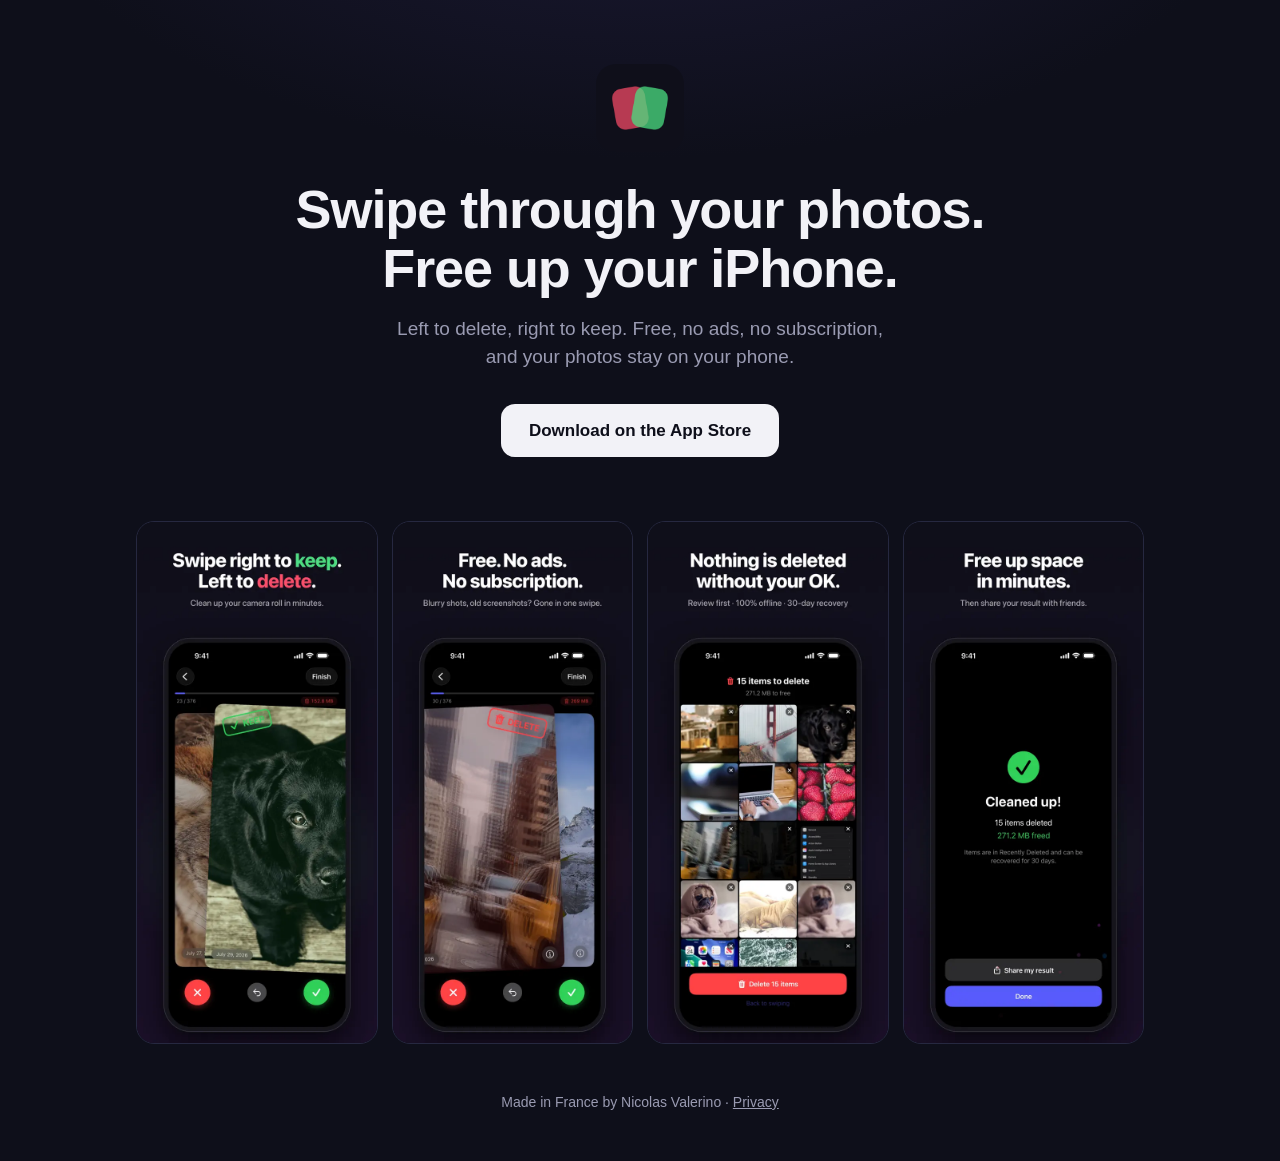
<file: index.html>
<!doctype html>
<html lang="en">
<head>
<meta charset="utf-8">
<meta name="viewport" content="width=device-width, initial-scale=1">
<script>(function(){var s=["fr", "de", "es", "it", "pt", "ja", "ko", "zh"],q=/[?&]lang=([a-z]+)/.exec(location.search),l=q?[q[1]]:(navigator.languages||[navigator.language||""]);for(var i=0;i<l.length;i++){var c=String(l[i]).toLowerCase().split("-")[0];if(c==="en")return;if(s.indexOf(c)>-1){location.replace(c+"/");return}}})();</script>
<title>Swiped: free photo cleaner for iPhone</title>
<meta name="description" content="Swipe left to delete, right to keep. A free photo cleaner for iPhone and iPad, with no ads and no subscription. Your photos never leave your phone.">
<link rel="canonical" href="https://nicovlr.github.io/swiped/">
<link rel="alternate" hreflang="en" href="https://nicovlr.github.io/swiped/">
<link rel="alternate" hreflang="fr" href="https://nicovlr.github.io/swiped/fr/">
<link rel="alternate" hreflang="de" href="https://nicovlr.github.io/swiped/de/">
<link rel="alternate" hreflang="es" href="https://nicovlr.github.io/swiped/es/">
<link rel="alternate" hreflang="it" href="https://nicovlr.github.io/swiped/it/">
<link rel="alternate" hreflang="pt" href="https://nicovlr.github.io/swiped/pt/">
<link rel="alternate" hreflang="ja" href="https://nicovlr.github.io/swiped/ja/">
<link rel="alternate" hreflang="ko" href="https://nicovlr.github.io/swiped/ko/">
<link rel="alternate" hreflang="zh" href="https://nicovlr.github.io/swiped/zh/">
<link rel="alternate" hreflang="x-default" href="https://nicovlr.github.io/swiped/">
<meta name="apple-itunes-app" content="app-id=6761209879">
<meta property="og:type" content="website">
<meta property="og:title" content="Swiped: free photo cleaner for iPhone">
<meta property="og:description" content="Swipe left to delete, right to keep. A free photo cleaner for iPhone and iPad, with no ads and no subscription. Your photos never leave your phone.">
<meta property="og:url" content="https://nicovlr.github.io/swiped/">
<meta property="og:image" content="https://nicovlr.github.io/swiped/img/shots/en_1_swipe_keep.webp">
<meta name="theme-color" content="#0e0f1a">
<link rel="icon" href="img/favicon.png">
<link rel="apple-touch-icon" href="img/apple-touch-icon.png">
<link rel="stylesheet" href="style.css">
<script type="application/ld+json">{"@context": "https://schema.org", "@type": "MobileApplication", "name": "Swiped", "alternateName": "Swiped: Photo & Video Cleaner", "url": "https://nicovlr.github.io/swiped/", "description": "Swipe left to delete, right to keep. A free photo cleaner for iPhone and iPad, with no ads and no subscription. Your photos never leave your phone.", "operatingSystem": "iOS 16.0 or later", "applicationCategory": "MultimediaApplication", "installUrl": "https://apps.apple.com/app/id6761209879", "image": "https://nicovlr.github.io/swiped/img/icon-512.png", "offers": {"@type": "Offer", "price": "0", "priceCurrency": "USD"}, "author": {"@type": "Person", "name": "Nicolas Valerino"}, "sameAs": ["https://apps.apple.com/app/id6761209879", "https://www.instagram.com/swiped.app/"]}</script>
</head>
<body>
<main>
  <img class=icon src="img/icon-512.png" alt="Swiped" width="88" height="88">
  <h1>Swipe through your photos.<br>Free up your iPhone.</h1>
  <p class=sub>Left to delete, right to keep. Free, no ads, no subscription, and your photos stay on your phone.</p>
  <a class=store href="https://apps.apple.com/app/apple-store/id6761209879?pt=128690377&amp;ct=site&amp;mt=8">Download on the App Store</a>
  <div class=shots>
<img src="img/shots/en_1_swipe_keep.webp" alt="Swipe right to keep a photo" width="600" height="1304" loading="eager">
<img src="img/shots/en_2_swipe_delete.webp" alt="Swipe left to delete a photo" width="600" height="1304" loading="eager">
<img src="img/shots/en_4_review.webp" alt="Review before deleting" width="600" height="1304" loading="lazy">
<img src="img/shots/en_3_result.webp" alt="Space freed" width="600" height="1304" loading="lazy">
  </div>
</main>
<footer>Made in France by Nicolas Valerino · <a href="https://nicovlr.github.io/swipik-privacy/">Privacy</a></footer>
</body>
</html>
</file>
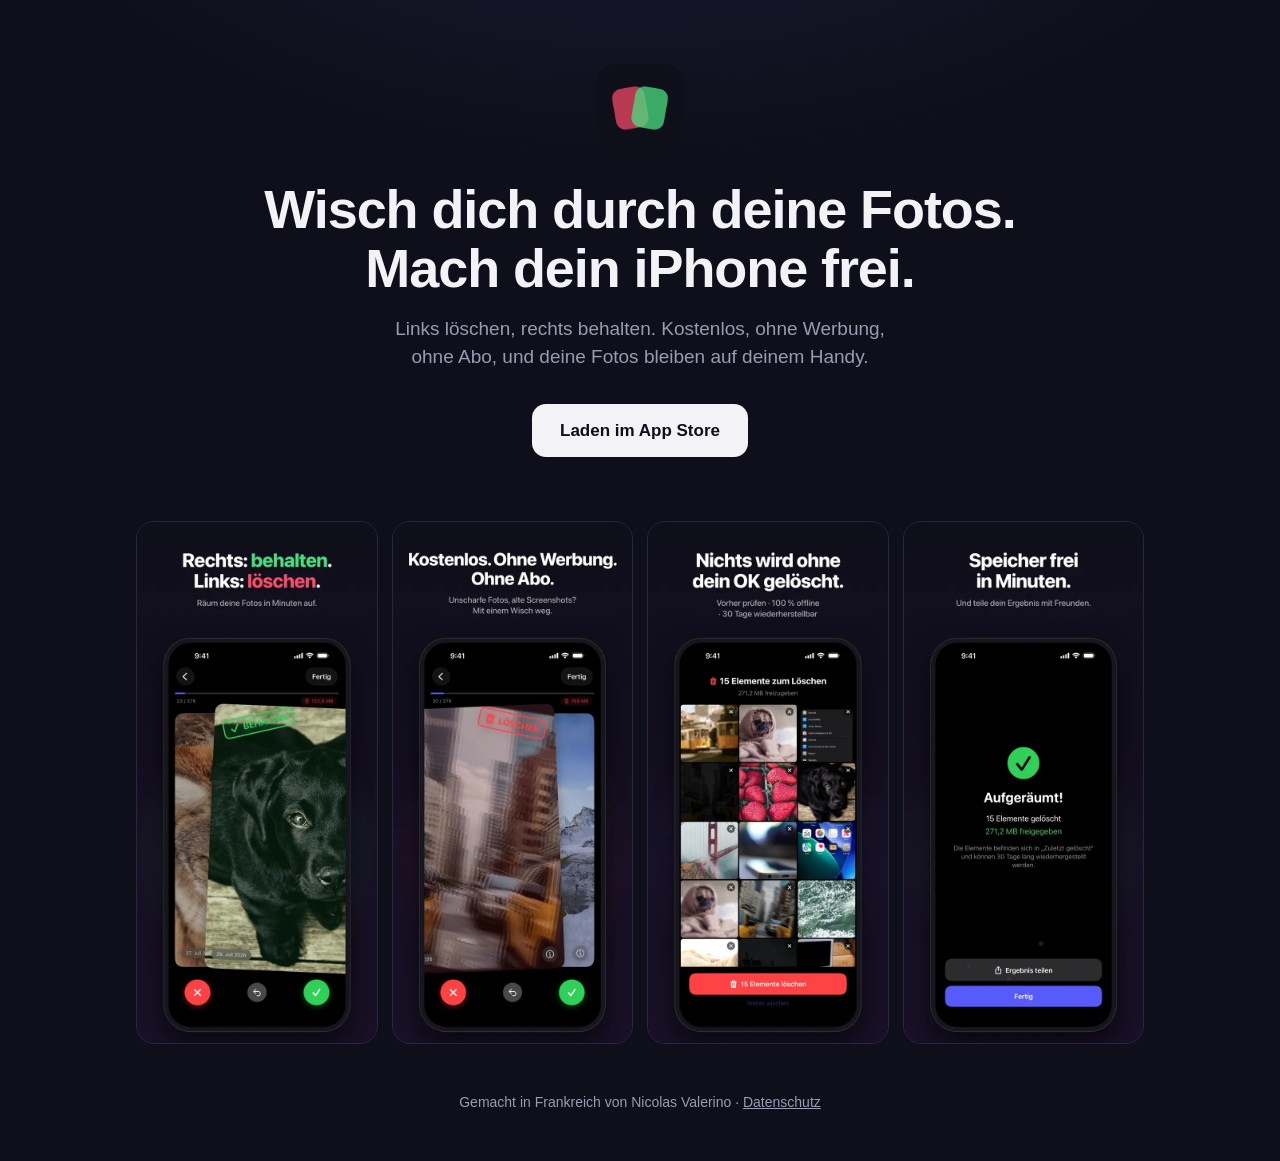
<file: de/index.html>
<!doctype html>
<html lang="de">
<head>
<meta charset="utf-8">
<meta name="viewport" content="width=device-width, initial-scale=1">

<title>Swiped: iPhone-Fotos kostenlos aufräumen</title>
<meta name="description" content="Nach links wischen zum Löschen, nach rechts zum Behalten. Kostenlos für iPhone und iPad, ohne Werbung und ohne Abo. Deine Fotos verlassen nie dein Handy.">
<link rel="canonical" href="https://nicovlr.github.io/swiped/de/">
<link rel="alternate" hreflang="en" href="https://nicovlr.github.io/swiped/">
<link rel="alternate" hreflang="fr" href="https://nicovlr.github.io/swiped/fr/">
<link rel="alternate" hreflang="de" href="https://nicovlr.github.io/swiped/de/">
<link rel="alternate" hreflang="es" href="https://nicovlr.github.io/swiped/es/">
<link rel="alternate" hreflang="it" href="https://nicovlr.github.io/swiped/it/">
<link rel="alternate" hreflang="pt" href="https://nicovlr.github.io/swiped/pt/">
<link rel="alternate" hreflang="ja" href="https://nicovlr.github.io/swiped/ja/">
<link rel="alternate" hreflang="ko" href="https://nicovlr.github.io/swiped/ko/">
<link rel="alternate" hreflang="zh" href="https://nicovlr.github.io/swiped/zh/">
<link rel="alternate" hreflang="x-default" href="https://nicovlr.github.io/swiped/">
<meta name="apple-itunes-app" content="app-id=6761209879">
<meta property="og:type" content="website">
<meta property="og:title" content="Swiped: iPhone-Fotos kostenlos aufräumen">
<meta property="og:description" content="Nach links wischen zum Löschen, nach rechts zum Behalten. Kostenlos für iPhone und iPad, ohne Werbung und ohne Abo. Deine Fotos verlassen nie dein Handy.">
<meta property="og:url" content="https://nicovlr.github.io/swiped/de/">
<meta property="og:image" content="https://nicovlr.github.io/swiped/img/shots/de_1_swipe_keep.webp">
<meta name="theme-color" content="#0e0f1a">
<link rel="icon" href="../img/favicon.png">
<link rel="apple-touch-icon" href="../img/apple-touch-icon.png">
<link rel="stylesheet" href="../style.css">
<script type="application/ld+json">{"@context": "https://schema.org", "@type": "MobileApplication", "name": "Swiped", "alternateName": "Swiped: Fotos aufräumen", "url": "https://nicovlr.github.io/swiped/de/", "description": "Nach links wischen zum Löschen, nach rechts zum Behalten. Kostenlos für iPhone und iPad, ohne Werbung und ohne Abo. Deine Fotos verlassen nie dein Handy.", "operatingSystem": "iOS 16.0 or later", "applicationCategory": "MultimediaApplication", "installUrl": "https://apps.apple.com/app/id6761209879", "image": "https://nicovlr.github.io/swiped/img/icon-512.png", "offers": {"@type": "Offer", "price": "0", "priceCurrency": "USD"}, "author": {"@type": "Person", "name": "Nicolas Valerino"}, "sameAs": ["https://apps.apple.com/app/id6761209879", "https://www.instagram.com/swiped.app/"]}</script>
</head>
<body>
<main>
  <img class=icon src="../img/icon-512.png" alt="Swiped" width="88" height="88">
  <h1>Wisch dich durch deine Fotos.<br>Mach dein iPhone frei.</h1>
  <p class=sub>Links löschen, rechts behalten. Kostenlos, ohne Werbung, ohne Abo, und deine Fotos bleiben auf deinem Handy.</p>
  <a class=store href="https://apps.apple.com/app/apple-store/id6761209879?pt=128690377&amp;ct=site&amp;mt=8">Laden im App Store</a>
  <div class=shots>
<img src="../img/shots/de_1_swipe_keep.webp" alt="Nach rechts wischen zum Behalten" width="600" height="1304" loading="eager">
<img src="../img/shots/de_2_swipe_delete.webp" alt="Nach links wischen zum Löschen" width="600" height="1304" loading="eager">
<img src="../img/shots/de_4_review.webp" alt="Vor dem Löschen prüfen" width="600" height="1304" loading="lazy">
<img src="../img/shots/de_3_result.webp" alt="Freier Speicher" width="600" height="1304" loading="lazy">
  </div>
</main>
<footer>Gemacht in Frankreich von Nicolas Valerino · <a href="https://nicovlr.github.io/swipik-privacy/">Datenschutz</a></footer>
</body>
</html>
</file>
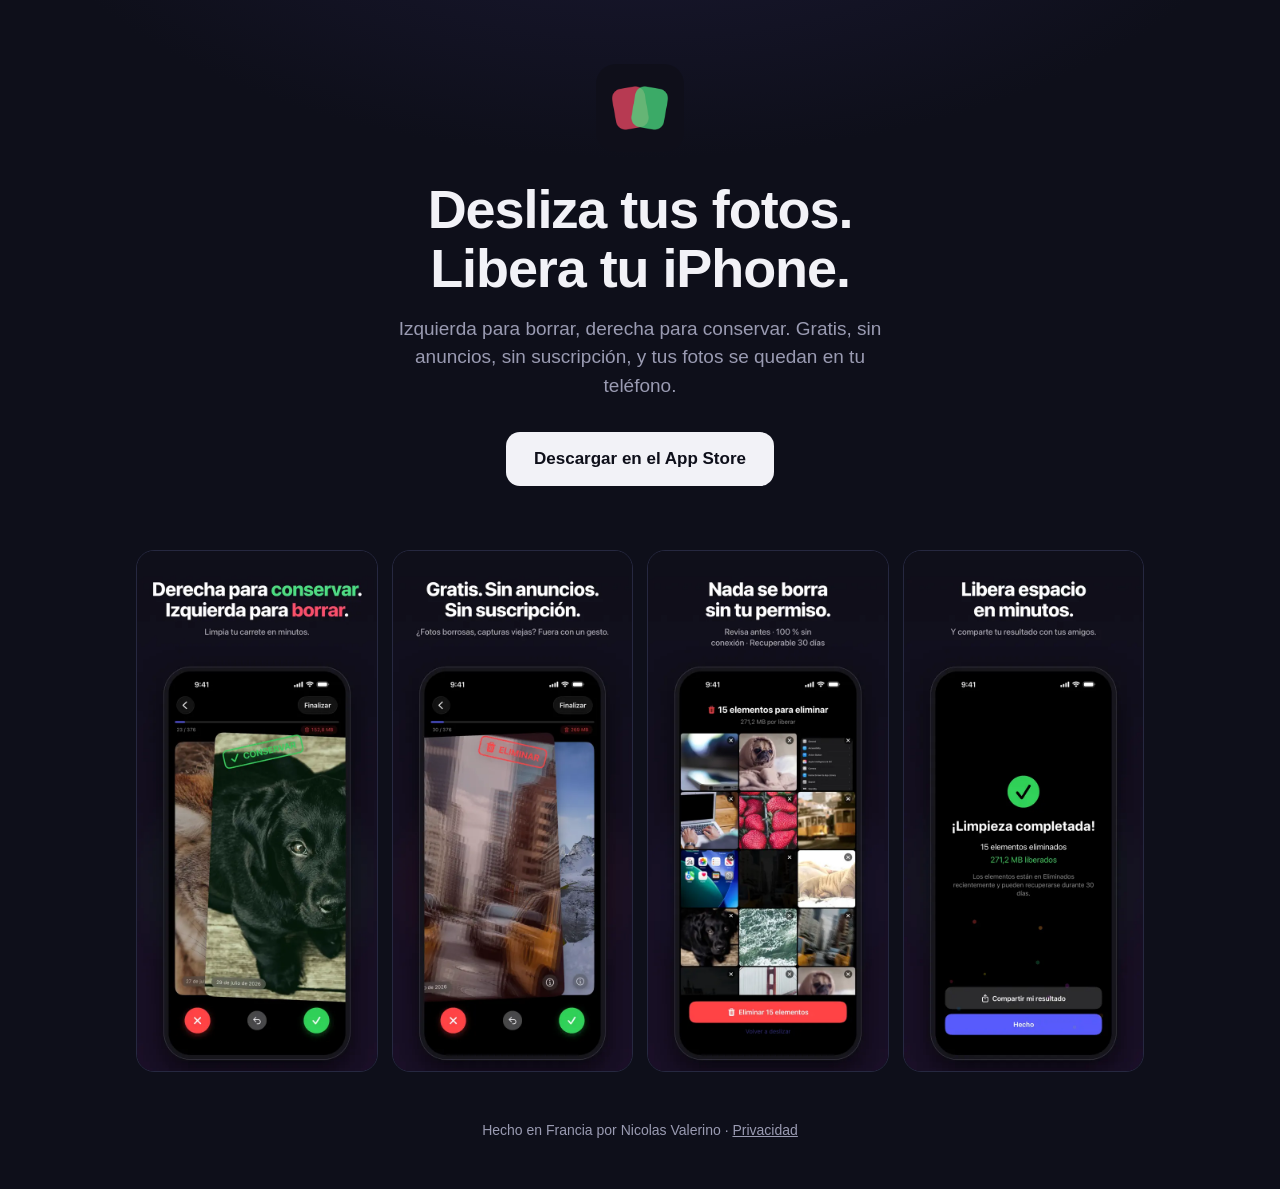
<file: es/index.html>
<!doctype html>
<html lang="es">
<head>
<meta charset="utf-8">
<meta name="viewport" content="width=device-width, initial-scale=1">

<title>Swiped: limpia las fotos de tu iPhone gratis</title>
<meta name="description" content="Desliza a la izquierda para borrar y a la derecha para conservar. Gratis para iPhone y iPad, sin anuncios ni suscripción. Tus fotos nunca salen de tu teléfono.">
<link rel="canonical" href="https://nicovlr.github.io/swiped/es/">
<link rel="alternate" hreflang="en" href="https://nicovlr.github.io/swiped/">
<link rel="alternate" hreflang="fr" href="https://nicovlr.github.io/swiped/fr/">
<link rel="alternate" hreflang="de" href="https://nicovlr.github.io/swiped/de/">
<link rel="alternate" hreflang="es" href="https://nicovlr.github.io/swiped/es/">
<link rel="alternate" hreflang="it" href="https://nicovlr.github.io/swiped/it/">
<link rel="alternate" hreflang="pt" href="https://nicovlr.github.io/swiped/pt/">
<link rel="alternate" hreflang="ja" href="https://nicovlr.github.io/swiped/ja/">
<link rel="alternate" hreflang="ko" href="https://nicovlr.github.io/swiped/ko/">
<link rel="alternate" hreflang="zh" href="https://nicovlr.github.io/swiped/zh/">
<link rel="alternate" hreflang="x-default" href="https://nicovlr.github.io/swiped/">
<meta name="apple-itunes-app" content="app-id=6761209879">
<meta property="og:type" content="website">
<meta property="og:title" content="Swiped: limpia las fotos de tu iPhone gratis">
<meta property="og:description" content="Desliza a la izquierda para borrar y a la derecha para conservar. Gratis para iPhone y iPad, sin anuncios ni suscripción. Tus fotos nunca salen de tu teléfono.">
<meta property="og:url" content="https://nicovlr.github.io/swiped/es/">
<meta property="og:image" content="https://nicovlr.github.io/swiped/img/shots/es_1_swipe_keep.webp">
<meta name="theme-color" content="#0e0f1a">
<link rel="icon" href="../img/favicon.png">
<link rel="apple-touch-icon" href="../img/apple-touch-icon.png">
<link rel="stylesheet" href="../style.css">
<script type="application/ld+json">{"@context": "https://schema.org", "@type": "MobileApplication", "name": "Swiped", "alternateName": "Swiped: Limpiar Fotos", "url": "https://nicovlr.github.io/swiped/es/", "description": "Desliza a la izquierda para borrar y a la derecha para conservar. Gratis para iPhone y iPad, sin anuncios ni suscripción. Tus fotos nunca salen de tu teléfono.", "operatingSystem": "iOS 16.0 or later", "applicationCategory": "MultimediaApplication", "installUrl": "https://apps.apple.com/app/id6761209879", "image": "https://nicovlr.github.io/swiped/img/icon-512.png", "offers": {"@type": "Offer", "price": "0", "priceCurrency": "USD"}, "author": {"@type": "Person", "name": "Nicolas Valerino"}, "sameAs": ["https://apps.apple.com/app/id6761209879", "https://www.instagram.com/swiped.app/"]}</script>
</head>
<body>
<main>
  <img class=icon src="../img/icon-512.png" alt="Swiped" width="88" height="88">
  <h1>Desliza tus fotos.<br>Libera tu iPhone.</h1>
  <p class=sub>Izquierda para borrar, derecha para conservar. Gratis, sin anuncios, sin suscripción, y tus fotos se quedan en tu teléfono.</p>
  <a class=store href="https://apps.apple.com/app/apple-store/id6761209879?pt=128690377&amp;ct=site&amp;mt=8">Descargar en el App Store</a>
  <div class=shots>
<img src="../img/shots/es_1_swipe_keep.webp" alt="Desliza a la derecha para conservar" width="600" height="1304" loading="eager">
<img src="../img/shots/es_2_swipe_delete.webp" alt="Desliza a la izquierda para borrar" width="600" height="1304" loading="eager">
<img src="../img/shots/es_4_review.webp" alt="Revisa antes de borrar" width="600" height="1304" loading="lazy">
<img src="../img/shots/es_3_result.webp" alt="Espacio liberado" width="600" height="1304" loading="lazy">
  </div>
</main>
<footer>Hecho en Francia por Nicolas Valerino · <a href="https://nicovlr.github.io/swipik-privacy/">Privacidad</a></footer>
</body>
</html>
</file>
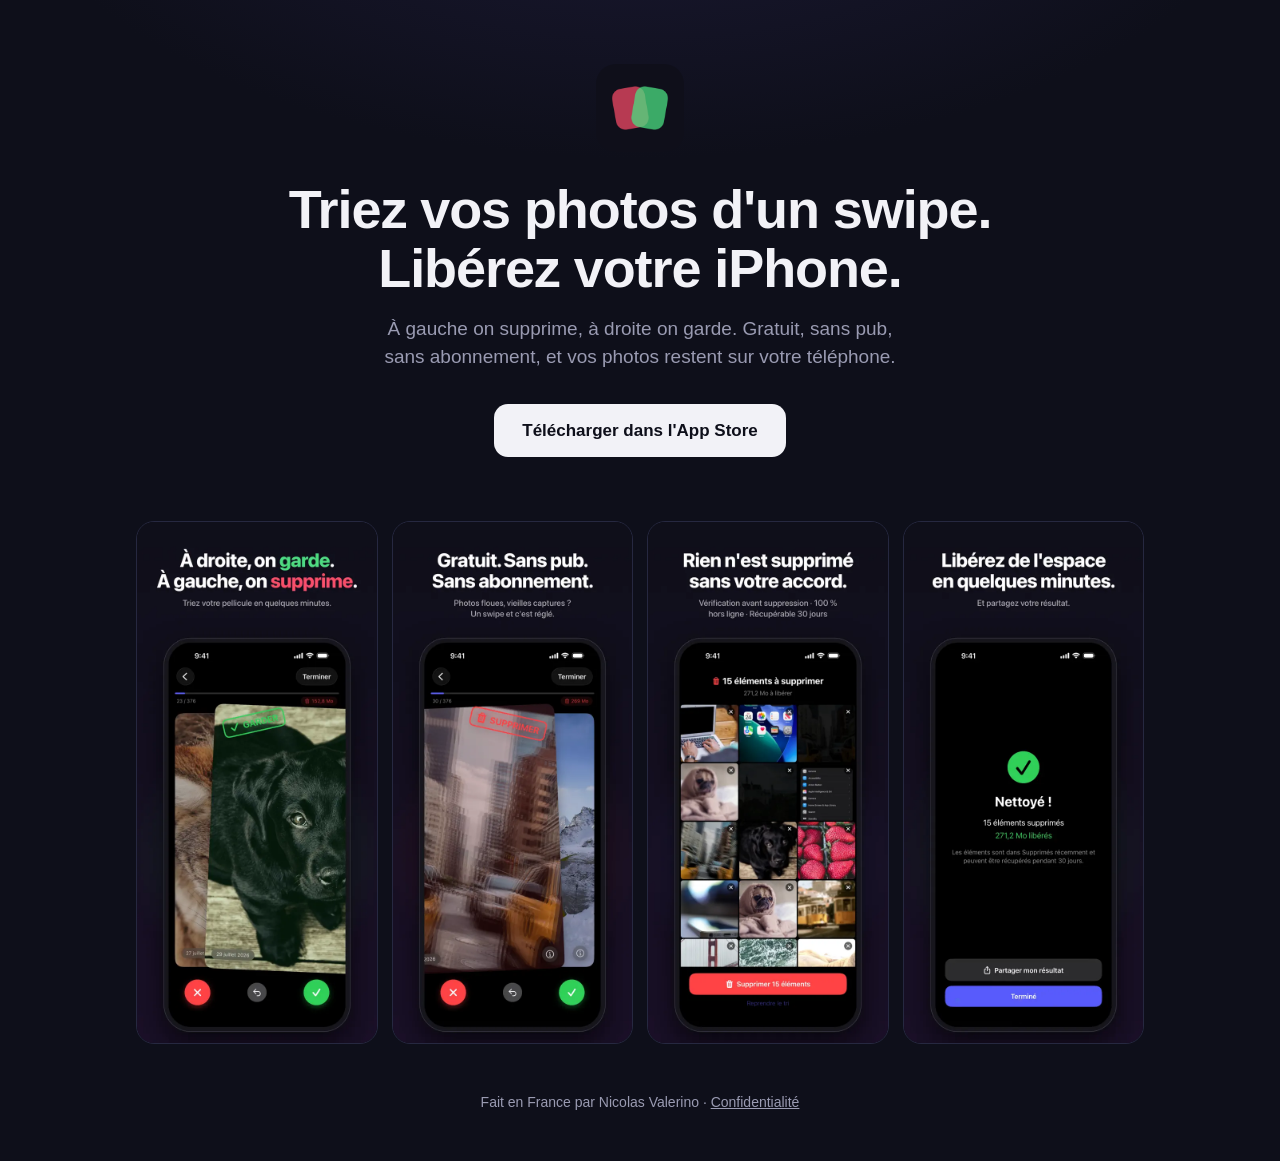
<file: fr/index.html>
<!doctype html>
<html lang="fr">
<head>
<meta charset="utf-8">
<meta name="viewport" content="width=device-width, initial-scale=1">

<title>Swiped : trier ses photos iPhone, gratuitement</title>
<meta name="description" content="Swipez à gauche pour supprimer, à droite pour garder. Une app gratuite pour trier ses photos sur iPhone et iPad, sans pub ni abonnement. Vos photos ne quittent jamais votre téléphone.">
<link rel="canonical" href="https://nicovlr.github.io/swiped/fr/">
<link rel="alternate" hreflang="en" href="https://nicovlr.github.io/swiped/">
<link rel="alternate" hreflang="fr" href="https://nicovlr.github.io/swiped/fr/">
<link rel="alternate" hreflang="de" href="https://nicovlr.github.io/swiped/de/">
<link rel="alternate" hreflang="es" href="https://nicovlr.github.io/swiped/es/">
<link rel="alternate" hreflang="it" href="https://nicovlr.github.io/swiped/it/">
<link rel="alternate" hreflang="pt" href="https://nicovlr.github.io/swiped/pt/">
<link rel="alternate" hreflang="ja" href="https://nicovlr.github.io/swiped/ja/">
<link rel="alternate" hreflang="ko" href="https://nicovlr.github.io/swiped/ko/">
<link rel="alternate" hreflang="zh" href="https://nicovlr.github.io/swiped/zh/">
<link rel="alternate" hreflang="x-default" href="https://nicovlr.github.io/swiped/">
<meta name="apple-itunes-app" content="app-id=6761209879">
<meta property="og:type" content="website">
<meta property="og:title" content="Swiped : trier ses photos iPhone, gratuitement">
<meta property="og:description" content="Swipez à gauche pour supprimer, à droite pour garder. Une app gratuite pour trier ses photos sur iPhone et iPad, sans pub ni abonnement. Vos photos ne quittent jamais votre téléphone.">
<meta property="og:url" content="https://nicovlr.github.io/swiped/fr/">
<meta property="og:image" content="https://nicovlr.github.io/swiped/img/shots/fr_1_swipe_keep.webp">
<meta name="theme-color" content="#0e0f1a">
<link rel="icon" href="../img/favicon.png">
<link rel="apple-touch-icon" href="../img/apple-touch-icon.png">
<link rel="stylesheet" href="../style.css">
<script type="application/ld+json">{"@context": "https://schema.org", "@type": "MobileApplication", "name": "Swiped", "alternateName": "Swiped : Nettoyer ses photos", "url": "https://nicovlr.github.io/swiped/fr/", "description": "Swipez à gauche pour supprimer, à droite pour garder. Une app gratuite pour trier ses photos sur iPhone et iPad, sans pub ni abonnement. Vos photos ne quittent jamais votre téléphone.", "operatingSystem": "iOS 16.0 or later", "applicationCategory": "MultimediaApplication", "installUrl": "https://apps.apple.com/app/id6761209879", "image": "https://nicovlr.github.io/swiped/img/icon-512.png", "offers": {"@type": "Offer", "price": "0", "priceCurrency": "USD"}, "author": {"@type": "Person", "name": "Nicolas Valerino"}, "sameAs": ["https://apps.apple.com/app/id6761209879", "https://www.instagram.com/swiped.app/"]}</script>
</head>
<body>
<main>
  <img class=icon src="../img/icon-512.png" alt="Swiped" width="88" height="88">
  <h1>Triez vos photos d'un swipe.<br>Libérez votre iPhone.</h1>
  <p class=sub>À gauche on supprime, à droite on garde. Gratuit, sans pub, sans abonnement, et vos photos restent sur votre téléphone.</p>
  <a class=store href="https://apps.apple.com/app/apple-store/id6761209879?pt=128690377&amp;ct=site&amp;mt=8">Télécharger dans l&#x27;App Store</a>
  <div class=shots>
<img src="../img/shots/fr_1_swipe_keep.webp" alt="Swipez à droite pour garder" width="600" height="1304" loading="eager">
<img src="../img/shots/fr_2_swipe_delete.webp" alt="Swipez à gauche pour supprimer" width="600" height="1304" loading="eager">
<img src="../img/shots/fr_4_review.webp" alt="Vérifiez avant de supprimer" width="600" height="1304" loading="lazy">
<img src="../img/shots/fr_3_result.webp" alt="Espace libéré" width="600" height="1304" loading="lazy">
  </div>
</main>
<footer>Fait en France par Nicolas Valerino · <a href="https://nicovlr.github.io/swipik-privacy/">Confidentialité</a></footer>
</body>
</html>
</file>
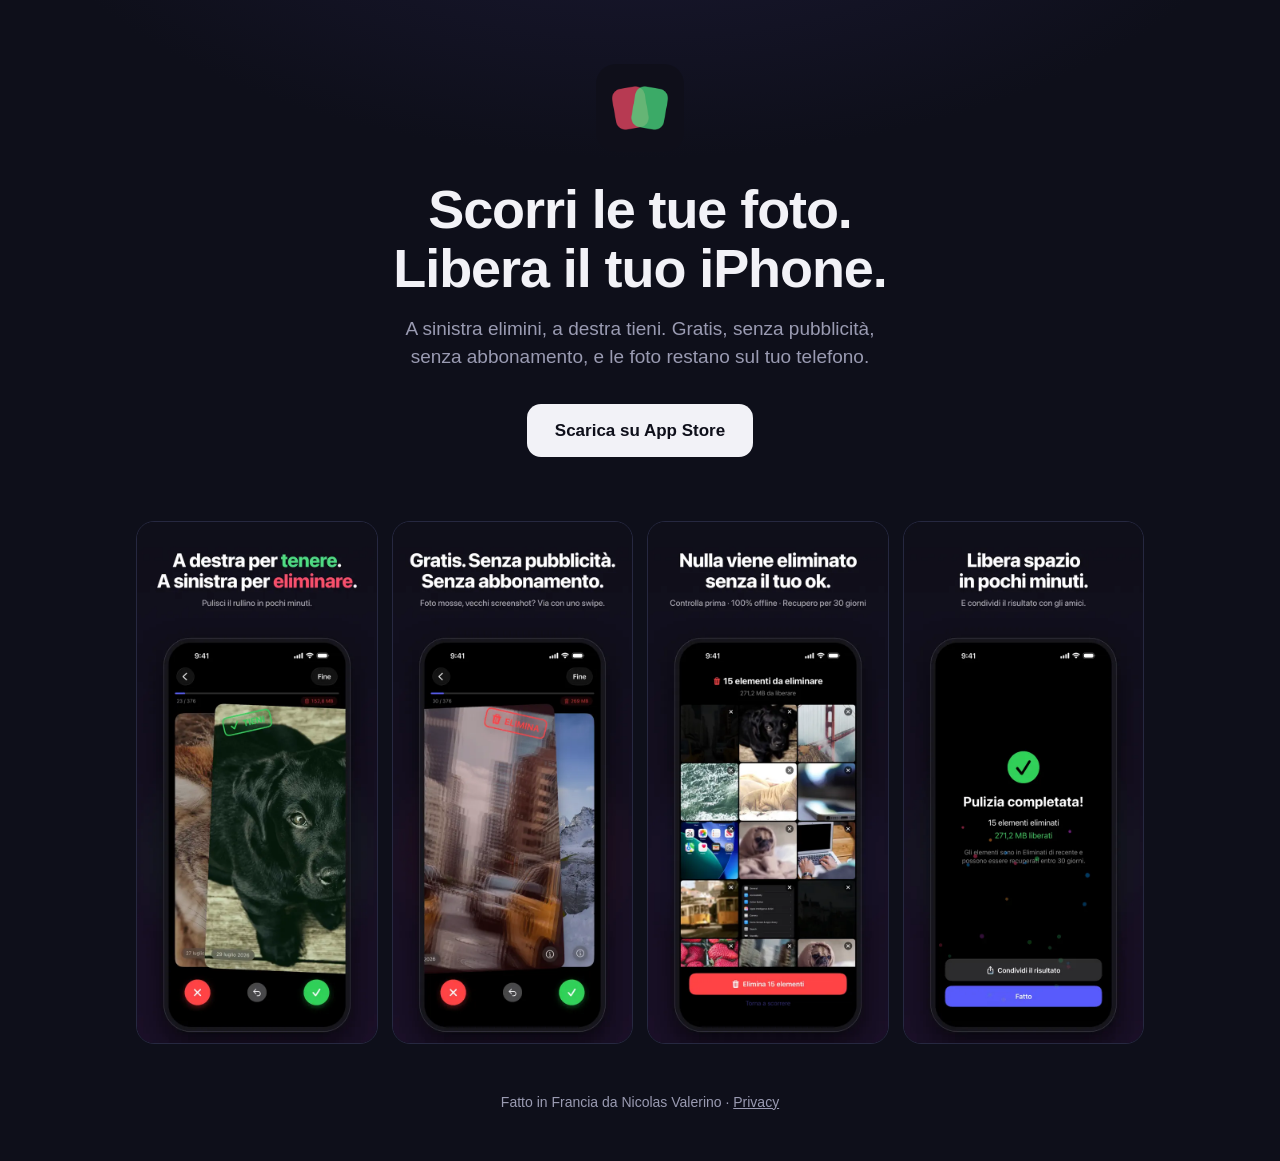
<file: it/index.html>
<!doctype html>
<html lang="it">
<head>
<meta charset="utf-8">
<meta name="viewport" content="width=device-width, initial-scale=1">

<title>Swiped: pulisci le foto dell&#x27;iPhone gratis</title>
<meta name="description" content="Swipe a sinistra per eliminare, a destra per tenere. Gratis per iPhone e iPad, senza pubblicità né abbonamento. Le tue foto non lasciano mai il telefono.">
<link rel="canonical" href="https://nicovlr.github.io/swiped/it/">
<link rel="alternate" hreflang="en" href="https://nicovlr.github.io/swiped/">
<link rel="alternate" hreflang="fr" href="https://nicovlr.github.io/swiped/fr/">
<link rel="alternate" hreflang="de" href="https://nicovlr.github.io/swiped/de/">
<link rel="alternate" hreflang="es" href="https://nicovlr.github.io/swiped/es/">
<link rel="alternate" hreflang="it" href="https://nicovlr.github.io/swiped/it/">
<link rel="alternate" hreflang="pt" href="https://nicovlr.github.io/swiped/pt/">
<link rel="alternate" hreflang="ja" href="https://nicovlr.github.io/swiped/ja/">
<link rel="alternate" hreflang="ko" href="https://nicovlr.github.io/swiped/ko/">
<link rel="alternate" hreflang="zh" href="https://nicovlr.github.io/swiped/zh/">
<link rel="alternate" hreflang="x-default" href="https://nicovlr.github.io/swiped/">
<meta name="apple-itunes-app" content="app-id=6761209879">
<meta property="og:type" content="website">
<meta property="og:title" content="Swiped: pulisci le foto dell&#x27;iPhone gratis">
<meta property="og:description" content="Swipe a sinistra per eliminare, a destra per tenere. Gratis per iPhone e iPad, senza pubblicità né abbonamento. Le tue foto non lasciano mai il telefono.">
<meta property="og:url" content="https://nicovlr.github.io/swiped/it/">
<meta property="og:image" content="https://nicovlr.github.io/swiped/img/shots/it_1_swipe_keep.webp">
<meta name="theme-color" content="#0e0f1a">
<link rel="icon" href="../img/favicon.png">
<link rel="apple-touch-icon" href="../img/apple-touch-icon.png">
<link rel="stylesheet" href="../style.css">
<script type="application/ld+json">{"@context": "https://schema.org", "@type": "MobileApplication", "name": "Swiped", "alternateName": "Swiped: Pulizia Foto", "url": "https://nicovlr.github.io/swiped/it/", "description": "Swipe a sinistra per eliminare, a destra per tenere. Gratis per iPhone e iPad, senza pubblicità né abbonamento. Le tue foto non lasciano mai il telefono.", "operatingSystem": "iOS 16.0 or later", "applicationCategory": "MultimediaApplication", "installUrl": "https://apps.apple.com/app/id6761209879", "image": "https://nicovlr.github.io/swiped/img/icon-512.png", "offers": {"@type": "Offer", "price": "0", "priceCurrency": "USD"}, "author": {"@type": "Person", "name": "Nicolas Valerino"}, "sameAs": ["https://apps.apple.com/app/id6761209879", "https://www.instagram.com/swiped.app/"]}</script>
</head>
<body>
<main>
  <img class=icon src="../img/icon-512.png" alt="Swiped" width="88" height="88">
  <h1>Scorri le tue foto.<br>Libera il tuo iPhone.</h1>
  <p class=sub>A sinistra elimini, a destra tieni. Gratis, senza pubblicità, senza abbonamento, e le foto restano sul tuo telefono.</p>
  <a class=store href="https://apps.apple.com/app/apple-store/id6761209879?pt=128690377&amp;ct=site&amp;mt=8">Scarica su App Store</a>
  <div class=shots>
<img src="../img/shots/it_1_swipe_keep.webp" alt="Swipe a destra per tenere" width="600" height="1304" loading="eager">
<img src="../img/shots/it_2_swipe_delete.webp" alt="Swipe a sinistra per eliminare" width="600" height="1304" loading="eager">
<img src="../img/shots/it_4_review.webp" alt="Controlla prima di eliminare" width="600" height="1304" loading="lazy">
<img src="../img/shots/it_3_result.webp" alt="Spazio liberato" width="600" height="1304" loading="lazy">
  </div>
</main>
<footer>Fatto in Francia da Nicolas Valerino · <a href="https://nicovlr.github.io/swipik-privacy/">Privacy</a></footer>
</body>
</html>
</file>
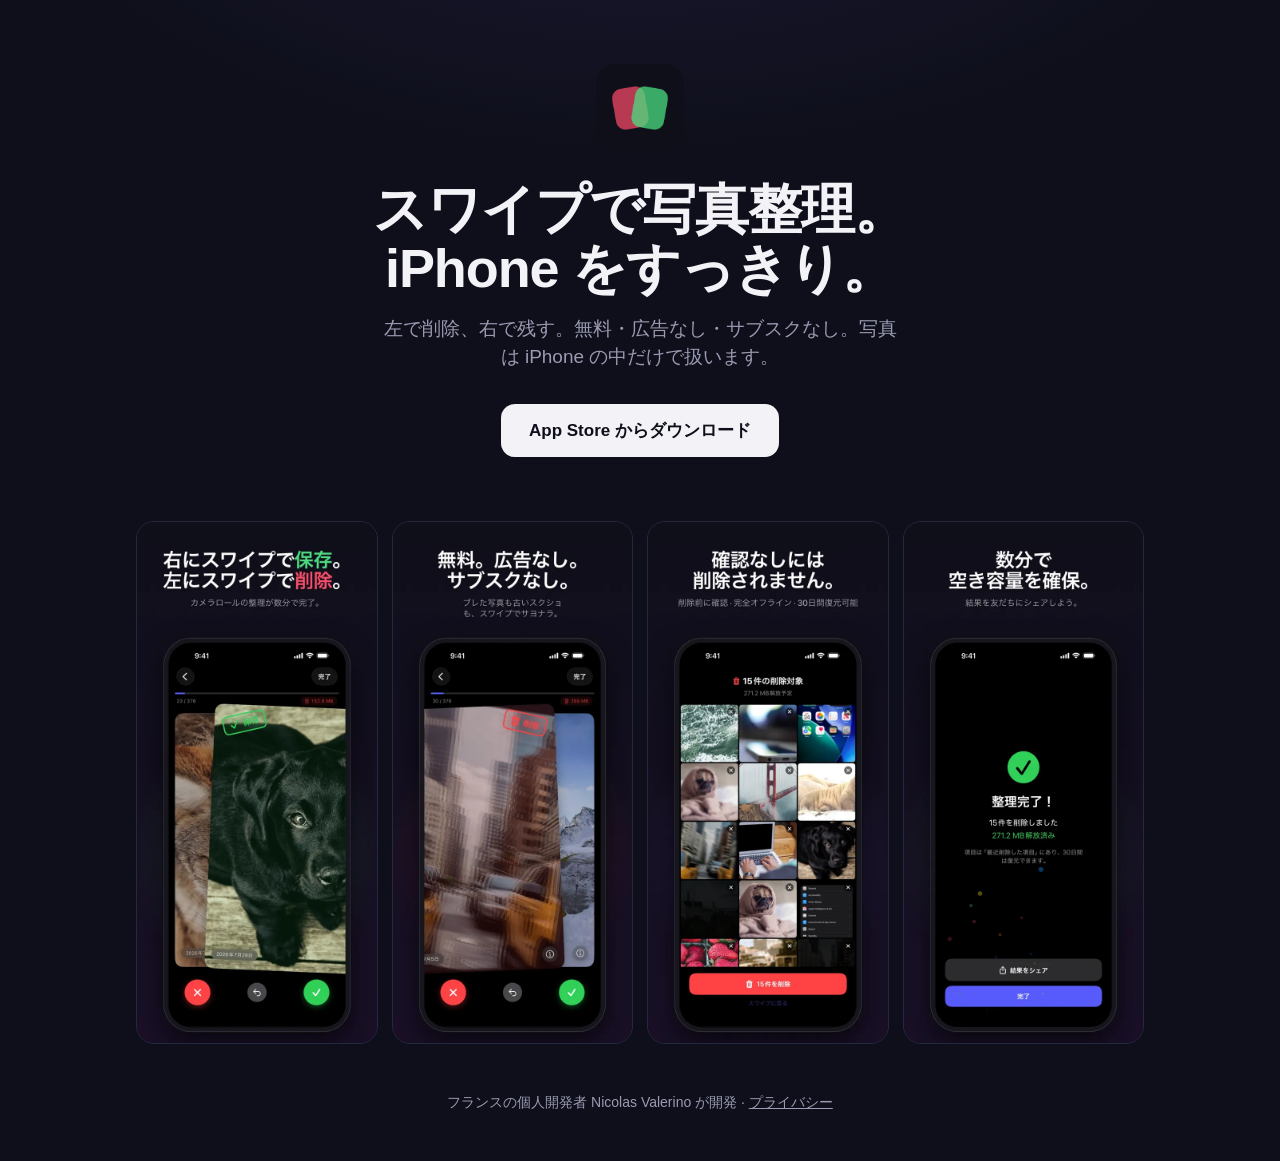
<file: ja/index.html>
<!doctype html>
<html lang="ja">
<head>
<meta charset="utf-8">
<meta name="viewport" content="width=device-width, initial-scale=1">

<title>Swiped：iPhone の写真をスワイプで整理（無料）</title>
<meta name="description" content="左スワイプで削除、右スワイプで残す。iPhone・iPad 向けの無料写真整理アプリ。広告もサブスクもなし。写真が端末の外に出ることはありません。">
<link rel="canonical" href="https://nicovlr.github.io/swiped/ja/">
<link rel="alternate" hreflang="en" href="https://nicovlr.github.io/swiped/">
<link rel="alternate" hreflang="fr" href="https://nicovlr.github.io/swiped/fr/">
<link rel="alternate" hreflang="de" href="https://nicovlr.github.io/swiped/de/">
<link rel="alternate" hreflang="es" href="https://nicovlr.github.io/swiped/es/">
<link rel="alternate" hreflang="it" href="https://nicovlr.github.io/swiped/it/">
<link rel="alternate" hreflang="pt" href="https://nicovlr.github.io/swiped/pt/">
<link rel="alternate" hreflang="ja" href="https://nicovlr.github.io/swiped/ja/">
<link rel="alternate" hreflang="ko" href="https://nicovlr.github.io/swiped/ko/">
<link rel="alternate" hreflang="zh" href="https://nicovlr.github.io/swiped/zh/">
<link rel="alternate" hreflang="x-default" href="https://nicovlr.github.io/swiped/">
<meta name="apple-itunes-app" content="app-id=6761209879">
<meta property="og:type" content="website">
<meta property="og:title" content="Swiped：iPhone の写真をスワイプで整理（無料）">
<meta property="og:description" content="左スワイプで削除、右スワイプで残す。iPhone・iPad 向けの無料写真整理アプリ。広告もサブスクもなし。写真が端末の外に出ることはありません。">
<meta property="og:url" content="https://nicovlr.github.io/swiped/ja/">
<meta property="og:image" content="https://nicovlr.github.io/swiped/img/shots/ja_1_swipe_keep.webp">
<meta name="theme-color" content="#0e0f1a">
<link rel="icon" href="../img/favicon.png">
<link rel="apple-touch-icon" href="../img/apple-touch-icon.png">
<link rel="stylesheet" href="../style.css">
<script type="application/ld+json">{"@context": "https://schema.org", "@type": "MobileApplication", "name": "Swiped", "alternateName": "Swiped: 写真整理＆写真削除", "url": "https://nicovlr.github.io/swiped/ja/", "description": "左スワイプで削除、右スワイプで残す。iPhone・iPad 向けの無料写真整理アプリ。広告もサブスクもなし。写真が端末の外に出ることはありません。", "operatingSystem": "iOS 16.0 or later", "applicationCategory": "MultimediaApplication", "installUrl": "https://apps.apple.com/app/id6761209879", "image": "https://nicovlr.github.io/swiped/img/icon-512.png", "offers": {"@type": "Offer", "price": "0", "priceCurrency": "USD"}, "author": {"@type": "Person", "name": "Nicolas Valerino"}, "sameAs": ["https://apps.apple.com/app/id6761209879", "https://www.instagram.com/swiped.app/"]}</script>
</head>
<body>
<main>
  <img class=icon src="../img/icon-512.png" alt="Swiped" width="88" height="88">
  <h1>スワイプで写真整理。<br>iPhone をすっきり。</h1>
  <p class=sub>左で削除、右で残す。無料・広告なし・サブスクなし。写真は iPhone の中だけで扱います。</p>
  <a class=store href="https://apps.apple.com/app/apple-store/id6761209879?pt=128690377&amp;ct=site&amp;mt=8">App Store からダウンロード</a>
  <div class=shots>
<img src="../img/shots/ja_1_swipe_keep.webp" alt="右スワイプで残す" width="600" height="1304" loading="eager">
<img src="../img/shots/ja_2_swipe_delete.webp" alt="左スワイプで削除" width="600" height="1304" loading="eager">
<img src="../img/shots/ja_4_review.webp" alt="削除前に確認" width="600" height="1304" loading="lazy">
<img src="../img/shots/ja_3_result.webp" alt="空いた容量" width="600" height="1304" loading="lazy">
  </div>
</main>
<footer>フランスの個人開発者 Nicolas Valerino が開発 · <a href="https://nicovlr.github.io/swipik-privacy/">プライバシー</a></footer>
</body>
</html>
</file>
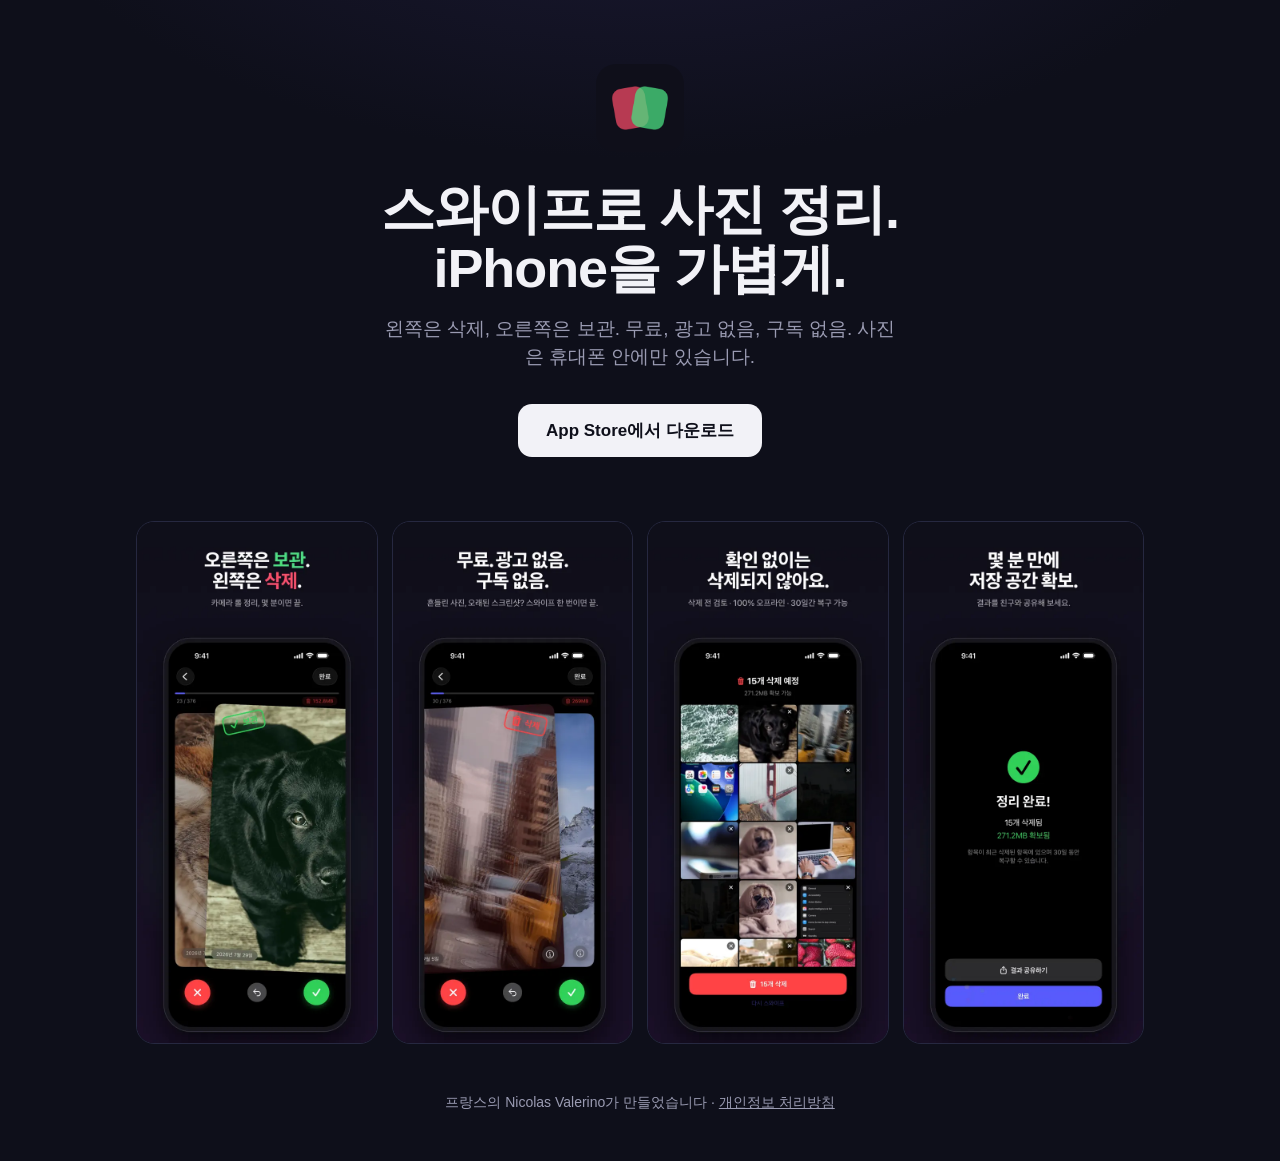
<file: ko/index.html>
<!doctype html>
<html lang="ko">
<head>
<meta charset="utf-8">
<meta name="viewport" content="width=device-width, initial-scale=1">

<title>Swiped: 스와이프로 iPhone 사진 정리 (무료)</title>
<meta name="description" content="왼쪽으로 밀면 삭제, 오른쪽으로 밀면 보관. iPhone과 iPad용 무료 사진 정리 앱, 광고도 구독도 없습니다. 사진은 휴대폰 밖으로 나가지 않습니다.">
<link rel="canonical" href="https://nicovlr.github.io/swiped/ko/">
<link rel="alternate" hreflang="en" href="https://nicovlr.github.io/swiped/">
<link rel="alternate" hreflang="fr" href="https://nicovlr.github.io/swiped/fr/">
<link rel="alternate" hreflang="de" href="https://nicovlr.github.io/swiped/de/">
<link rel="alternate" hreflang="es" href="https://nicovlr.github.io/swiped/es/">
<link rel="alternate" hreflang="it" href="https://nicovlr.github.io/swiped/it/">
<link rel="alternate" hreflang="pt" href="https://nicovlr.github.io/swiped/pt/">
<link rel="alternate" hreflang="ja" href="https://nicovlr.github.io/swiped/ja/">
<link rel="alternate" hreflang="ko" href="https://nicovlr.github.io/swiped/ko/">
<link rel="alternate" hreflang="zh" href="https://nicovlr.github.io/swiped/zh/">
<link rel="alternate" hreflang="x-default" href="https://nicovlr.github.io/swiped/">
<meta name="apple-itunes-app" content="app-id=6761209879">
<meta property="og:type" content="website">
<meta property="og:title" content="Swiped: 스와이프로 iPhone 사진 정리 (무료)">
<meta property="og:description" content="왼쪽으로 밀면 삭제, 오른쪽으로 밀면 보관. iPhone과 iPad용 무료 사진 정리 앱, 광고도 구독도 없습니다. 사진은 휴대폰 밖으로 나가지 않습니다.">
<meta property="og:url" content="https://nicovlr.github.io/swiped/ko/">
<meta property="og:image" content="https://nicovlr.github.io/swiped/img/shots/ko_1_swipe_keep.webp">
<meta name="theme-color" content="#0e0f1a">
<link rel="icon" href="../img/favicon.png">
<link rel="apple-touch-icon" href="../img/apple-touch-icon.png">
<link rel="stylesheet" href="../style.css">
<script type="application/ld+json">{"@context": "https://schema.org", "@type": "MobileApplication", "name": "Swiped", "alternateName": "Swiped: 사진 정리 & 삭제", "url": "https://nicovlr.github.io/swiped/ko/", "description": "왼쪽으로 밀면 삭제, 오른쪽으로 밀면 보관. iPhone과 iPad용 무료 사진 정리 앱, 광고도 구독도 없습니다. 사진은 휴대폰 밖으로 나가지 않습니다.", "operatingSystem": "iOS 16.0 or later", "applicationCategory": "MultimediaApplication", "installUrl": "https://apps.apple.com/app/id6761209879", "image": "https://nicovlr.github.io/swiped/img/icon-512.png", "offers": {"@type": "Offer", "price": "0", "priceCurrency": "USD"}, "author": {"@type": "Person", "name": "Nicolas Valerino"}, "sameAs": ["https://apps.apple.com/app/id6761209879", "https://www.instagram.com/swiped.app/"]}</script>
</head>
<body>
<main>
  <img class=icon src="../img/icon-512.png" alt="Swiped" width="88" height="88">
  <h1>스와이프로 사진 정리.<br>iPhone을 가볍게.</h1>
  <p class=sub>왼쪽은 삭제, 오른쪽은 보관. 무료, 광고 없음, 구독 없음. 사진은 휴대폰 안에만 있습니다.</p>
  <a class=store href="https://apps.apple.com/app/apple-store/id6761209879?pt=128690377&amp;ct=site&amp;mt=8">App Store에서 다운로드</a>
  <div class=shots>
<img src="../img/shots/ko_1_swipe_keep.webp" alt="오른쪽으로 밀어 보관" width="600" height="1304" loading="eager">
<img src="../img/shots/ko_2_swipe_delete.webp" alt="왼쪽으로 밀어 삭제" width="600" height="1304" loading="eager">
<img src="../img/shots/ko_4_review.webp" alt="삭제 전 확인" width="600" height="1304" loading="lazy">
<img src="../img/shots/ko_3_result.webp" alt="확보한 공간" width="600" height="1304" loading="lazy">
  </div>
</main>
<footer>프랑스의 Nicolas Valerino가 만들었습니다 · <a href="https://nicovlr.github.io/swipik-privacy/">개인정보 처리방침</a></footer>
</body>
</html>
</file>
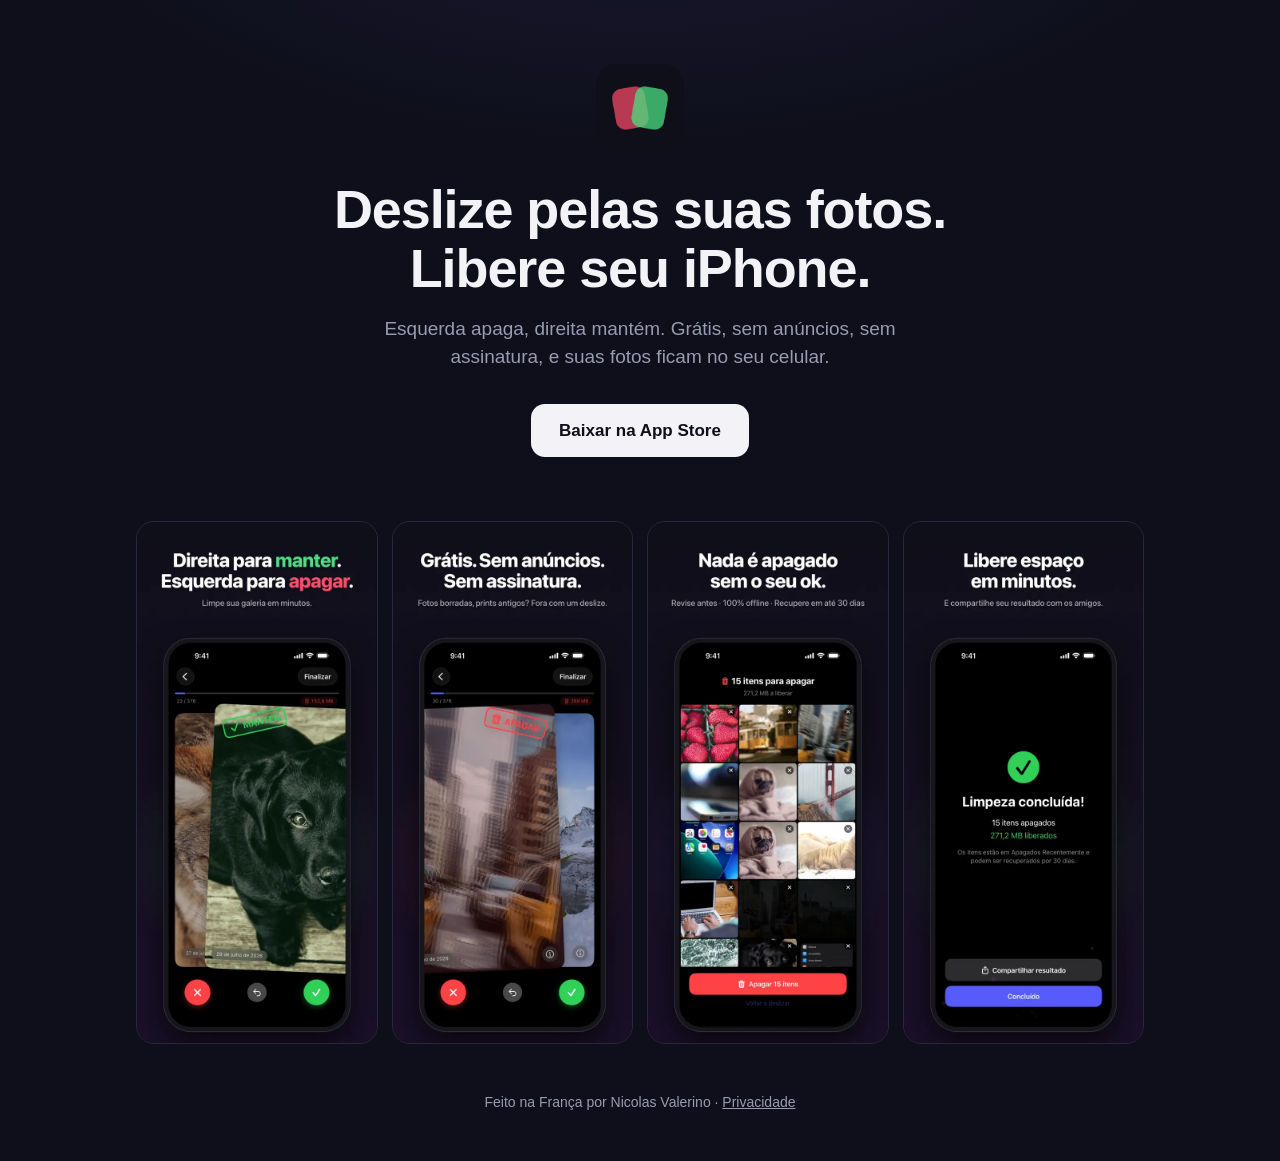
<file: pt/index.html>
<!doctype html>
<html lang="pt">
<head>
<meta charset="utf-8">
<meta name="viewport" content="width=device-width, initial-scale=1">

<title>Swiped: limpe as fotos do iPhone de graça</title>
<meta name="description" content="Deslize para a esquerda para apagar e para a direita para manter. Grátis para iPhone e iPad, sem anúncios nem assinatura. Suas fotos nunca saem do seu celular.">
<link rel="canonical" href="https://nicovlr.github.io/swiped/pt/">
<link rel="alternate" hreflang="en" href="https://nicovlr.github.io/swiped/">
<link rel="alternate" hreflang="fr" href="https://nicovlr.github.io/swiped/fr/">
<link rel="alternate" hreflang="de" href="https://nicovlr.github.io/swiped/de/">
<link rel="alternate" hreflang="es" href="https://nicovlr.github.io/swiped/es/">
<link rel="alternate" hreflang="it" href="https://nicovlr.github.io/swiped/it/">
<link rel="alternate" hreflang="pt" href="https://nicovlr.github.io/swiped/pt/">
<link rel="alternate" hreflang="ja" href="https://nicovlr.github.io/swiped/ja/">
<link rel="alternate" hreflang="ko" href="https://nicovlr.github.io/swiped/ko/">
<link rel="alternate" hreflang="zh" href="https://nicovlr.github.io/swiped/zh/">
<link rel="alternate" hreflang="x-default" href="https://nicovlr.github.io/swiped/">
<meta name="apple-itunes-app" content="app-id=6761209879">
<meta property="og:type" content="website">
<meta property="og:title" content="Swiped: limpe as fotos do iPhone de graça">
<meta property="og:description" content="Deslize para a esquerda para apagar e para a direita para manter. Grátis para iPhone e iPad, sem anúncios nem assinatura. Suas fotos nunca saem do seu celular.">
<meta property="og:url" content="https://nicovlr.github.io/swiped/pt/">
<meta property="og:image" content="https://nicovlr.github.io/swiped/img/shots/pt_1_swipe_keep.webp">
<meta name="theme-color" content="#0e0f1a">
<link rel="icon" href="../img/favicon.png">
<link rel="apple-touch-icon" href="../img/apple-touch-icon.png">
<link rel="stylesheet" href="../style.css">
<script type="application/ld+json">{"@context": "https://schema.org", "@type": "MobileApplication", "name": "Swiped", "alternateName": "Swiped: Limpar Fotos", "url": "https://nicovlr.github.io/swiped/pt/", "description": "Deslize para a esquerda para apagar e para a direita para manter. Grátis para iPhone e iPad, sem anúncios nem assinatura. Suas fotos nunca saem do seu celular.", "operatingSystem": "iOS 16.0 or later", "applicationCategory": "MultimediaApplication", "installUrl": "https://apps.apple.com/app/id6761209879", "image": "https://nicovlr.github.io/swiped/img/icon-512.png", "offers": {"@type": "Offer", "price": "0", "priceCurrency": "USD"}, "author": {"@type": "Person", "name": "Nicolas Valerino"}, "sameAs": ["https://apps.apple.com/app/id6761209879", "https://www.instagram.com/swiped.app/"]}</script>
</head>
<body>
<main>
  <img class=icon src="../img/icon-512.png" alt="Swiped" width="88" height="88">
  <h1>Deslize pelas suas fotos.<br>Libere seu iPhone.</h1>
  <p class=sub>Esquerda apaga, direita mantém. Grátis, sem anúncios, sem assinatura, e suas fotos ficam no seu celular.</p>
  <a class=store href="https://apps.apple.com/app/apple-store/id6761209879?pt=128690377&amp;ct=site&amp;mt=8">Baixar na App Store</a>
  <div class=shots>
<img src="../img/shots/pt_1_swipe_keep.webp" alt="Deslize para a direita para manter" width="600" height="1304" loading="eager">
<img src="../img/shots/pt_2_swipe_delete.webp" alt="Deslize para a esquerda para apagar" width="600" height="1304" loading="eager">
<img src="../img/shots/pt_4_review.webp" alt="Revise antes de apagar" width="600" height="1304" loading="lazy">
<img src="../img/shots/pt_3_result.webp" alt="Espaço liberado" width="600" height="1304" loading="lazy">
  </div>
</main>
<footer>Feito na França por Nicolas Valerino · <a href="https://nicovlr.github.io/swipik-privacy/">Privacidade</a></footer>
</body>
</html>
</file>
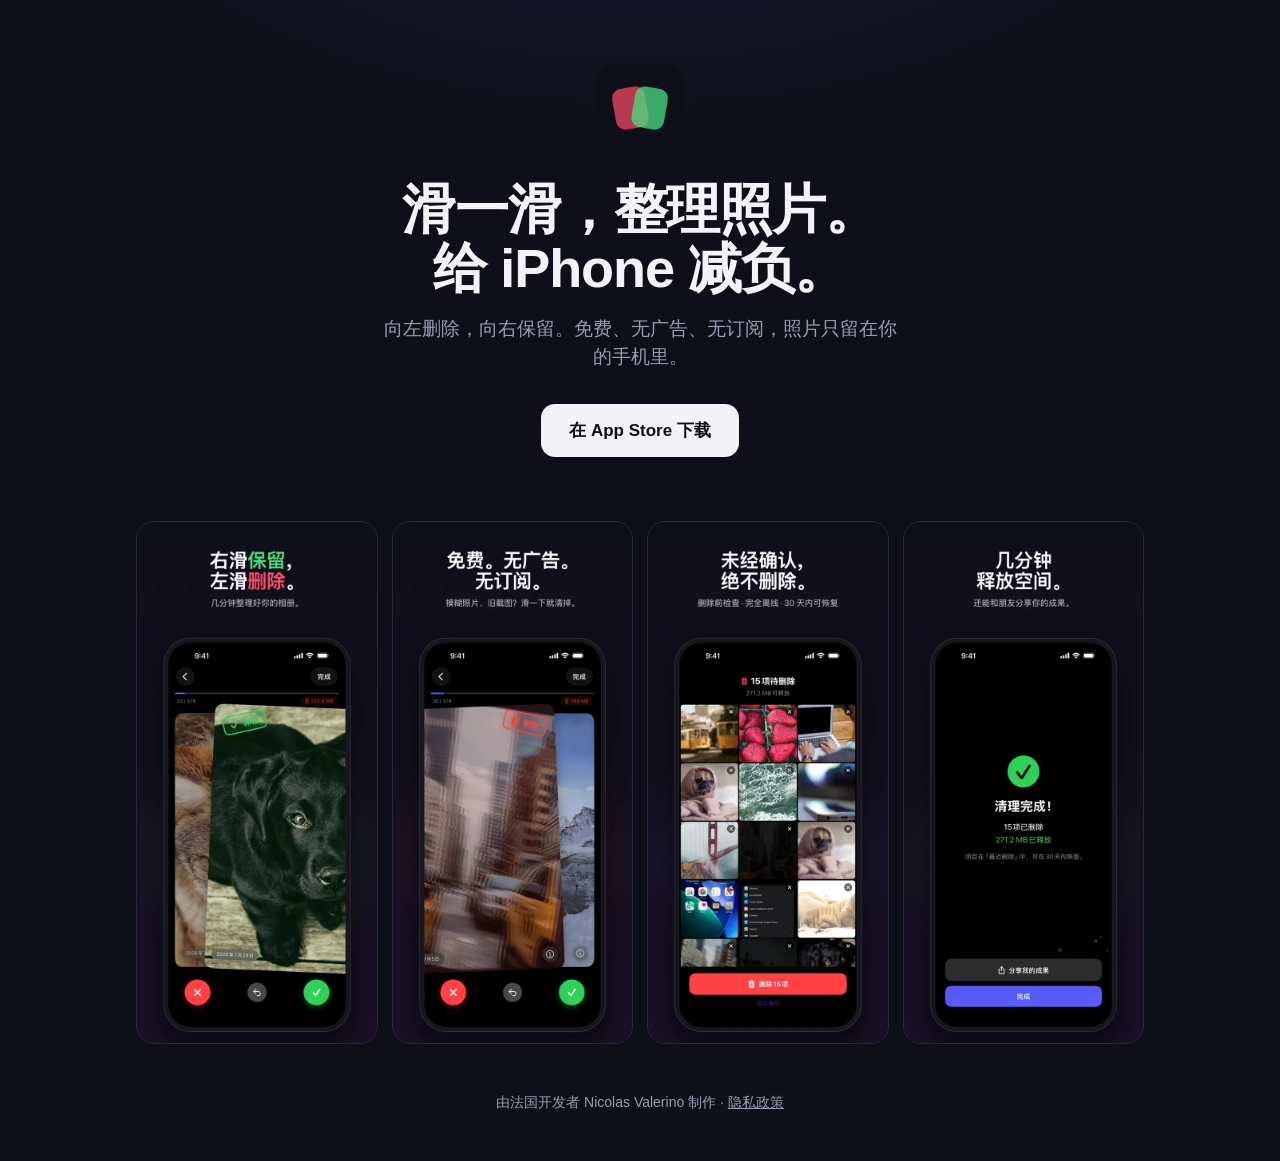
<file: zh/index.html>
<!doctype html>
<html lang="zh">
<head>
<meta charset="utf-8">
<meta name="viewport" content="width=device-width, initial-scale=1">

<title>Swiped：滑动清理 iPhone 照片，免费</title>
<meta name="description" content="向左滑删除，向右滑保留。适用于 iPhone 和 iPad 的免费照片清理应用，无广告、无订阅。你的照片永远不会离开手机。">
<link rel="canonical" href="https://nicovlr.github.io/swiped/zh/">
<link rel="alternate" hreflang="en" href="https://nicovlr.github.io/swiped/">
<link rel="alternate" hreflang="fr" href="https://nicovlr.github.io/swiped/fr/">
<link rel="alternate" hreflang="de" href="https://nicovlr.github.io/swiped/de/">
<link rel="alternate" hreflang="es" href="https://nicovlr.github.io/swiped/es/">
<link rel="alternate" hreflang="it" href="https://nicovlr.github.io/swiped/it/">
<link rel="alternate" hreflang="pt" href="https://nicovlr.github.io/swiped/pt/">
<link rel="alternate" hreflang="ja" href="https://nicovlr.github.io/swiped/ja/">
<link rel="alternate" hreflang="ko" href="https://nicovlr.github.io/swiped/ko/">
<link rel="alternate" hreflang="zh" href="https://nicovlr.github.io/swiped/zh/">
<link rel="alternate" hreflang="x-default" href="https://nicovlr.github.io/swiped/">
<meta name="apple-itunes-app" content="app-id=6761209879">
<meta property="og:type" content="website">
<meta property="og:title" content="Swiped：滑动清理 iPhone 照片，免费">
<meta property="og:description" content="向左滑删除，向右滑保留。适用于 iPhone 和 iPad 的免费照片清理应用，无广告、无订阅。你的照片永远不会离开手机。">
<meta property="og:url" content="https://nicovlr.github.io/swiped/zh/">
<meta property="og:image" content="https://nicovlr.github.io/swiped/img/shots/zh_1_swipe_keep.webp">
<meta name="theme-color" content="#0e0f1a">
<link rel="icon" href="../img/favicon.png">
<link rel="apple-touch-icon" href="../img/apple-touch-icon.png">
<link rel="stylesheet" href="../style.css">
<script type="application/ld+json">{"@context": "https://schema.org", "@type": "MobileApplication", "name": "Swiped", "alternateName": "Swiped - 照片清理与删除", "url": "https://nicovlr.github.io/swiped/zh/", "description": "向左滑删除，向右滑保留。适用于 iPhone 和 iPad 的免费照片清理应用，无广告、无订阅。你的照片永远不会离开手机。", "operatingSystem": "iOS 16.0 or later", "applicationCategory": "MultimediaApplication", "installUrl": "https://apps.apple.com/app/id6761209879", "image": "https://nicovlr.github.io/swiped/img/icon-512.png", "offers": {"@type": "Offer", "price": "0", "priceCurrency": "USD"}, "author": {"@type": "Person", "name": "Nicolas Valerino"}, "sameAs": ["https://apps.apple.com/app/id6761209879", "https://www.instagram.com/swiped.app/"]}</script>
</head>
<body>
<main>
  <img class=icon src="../img/icon-512.png" alt="Swiped" width="88" height="88">
  <h1>滑一滑，整理照片。<br>给 iPhone 减负。</h1>
  <p class=sub>向左删除，向右保留。免费、无广告、无订阅，照片只留在你的手机里。</p>
  <a class=store href="https://apps.apple.com/app/apple-store/id6761209879?pt=128690377&amp;ct=site&amp;mt=8">在 App Store 下载</a>
  <div class=shots>
<img src="../img/shots/zh_1_swipe_keep.webp" alt="向右滑保留" width="600" height="1304" loading="eager">
<img src="../img/shots/zh_2_swipe_delete.webp" alt="向左滑删除" width="600" height="1304" loading="eager">
<img src="../img/shots/zh_4_review.webp" alt="删除前确认" width="600" height="1304" loading="lazy">
<img src="../img/shots/zh_3_result.webp" alt="释放的空间" width="600" height="1304" loading="lazy">
  </div>
</main>
<footer>由法国开发者 Nicolas Valerino 制作 · <a href="https://nicovlr.github.io/swipik-privacy/">隐私政策</a></footer>
</body>
</html>
</file>
<file: style.css>
/* Couleurs reprises de l'icône et des captures de l'App Store. */
:root {
  --bg: #0e0f1a;
  --line: #262840;
  --text: #f2f2f7;
  --muted: #9a9bb2;
  color-scheme: dark;
}

* { box-sizing: border-box; }

html { -webkit-text-size-adjust: 100%; }

body {
  margin: 0;
  background: radial-gradient(1000px 520px at 50% -180px, #1c1a36 0%, var(--bg) 65%) no-repeat, var(--bg);
  color: var(--text);
  font: 17px/1.5 -apple-system, BlinkMacSystemFont, "SF Pro Text", "Segoe UI", "Hiragino Sans",
    "Apple SD Gothic Neo", "PingFang SC", "Noto Sans", sans-serif;
  text-align: center;
}

main { max-width: 1040px; margin: 0 auto; padding: 64px 16px 40px; }

.icon { border-radius: 20px; display: block; margin: 0 auto 28px; }

h1 { font-size: clamp(32px, 5.5vw, 54px); line-height: 1.1; letter-spacing: -0.02em; margin: 0 0 16px; }

.sub { color: var(--muted); font-size: clamp(17px, 2vw, 19px); max-width: 520px; margin: 0 auto 32px; }

.store {
  display: inline-block; background: var(--text); color: var(--bg); text-decoration: none;
  font-weight: 600; padding: 14px 28px; border-radius: 14px;
}
.store:hover { opacity: 0.9; }

/* Captures : une rangée qui défile sur téléphone, une grille sur grand écran */
.shots {
  display: grid; grid-auto-flow: column; grid-auto-columns: 64%; gap: 14px;
  overflow-x: auto; scroll-snap-type: x mandatory; margin: 56px -16px 0; padding: 0 16px 4px;
  scrollbar-width: none;
}
.shots::-webkit-scrollbar { display: none; }
.shots img { width: 100%; height: auto; border-radius: 18px; border: 1px solid var(--line); scroll-snap-align: center; }
@media (min-width: 760px) {
  .shots { grid-auto-flow: row; grid-template-columns: repeat(4, 1fr); overflow: visible; margin: 64px 0 0; padding: 0; }
}

footer { color: var(--muted); font-size: 14px; padding: 8px 16px 48px; }
footer a { color: inherit; }
</file>
